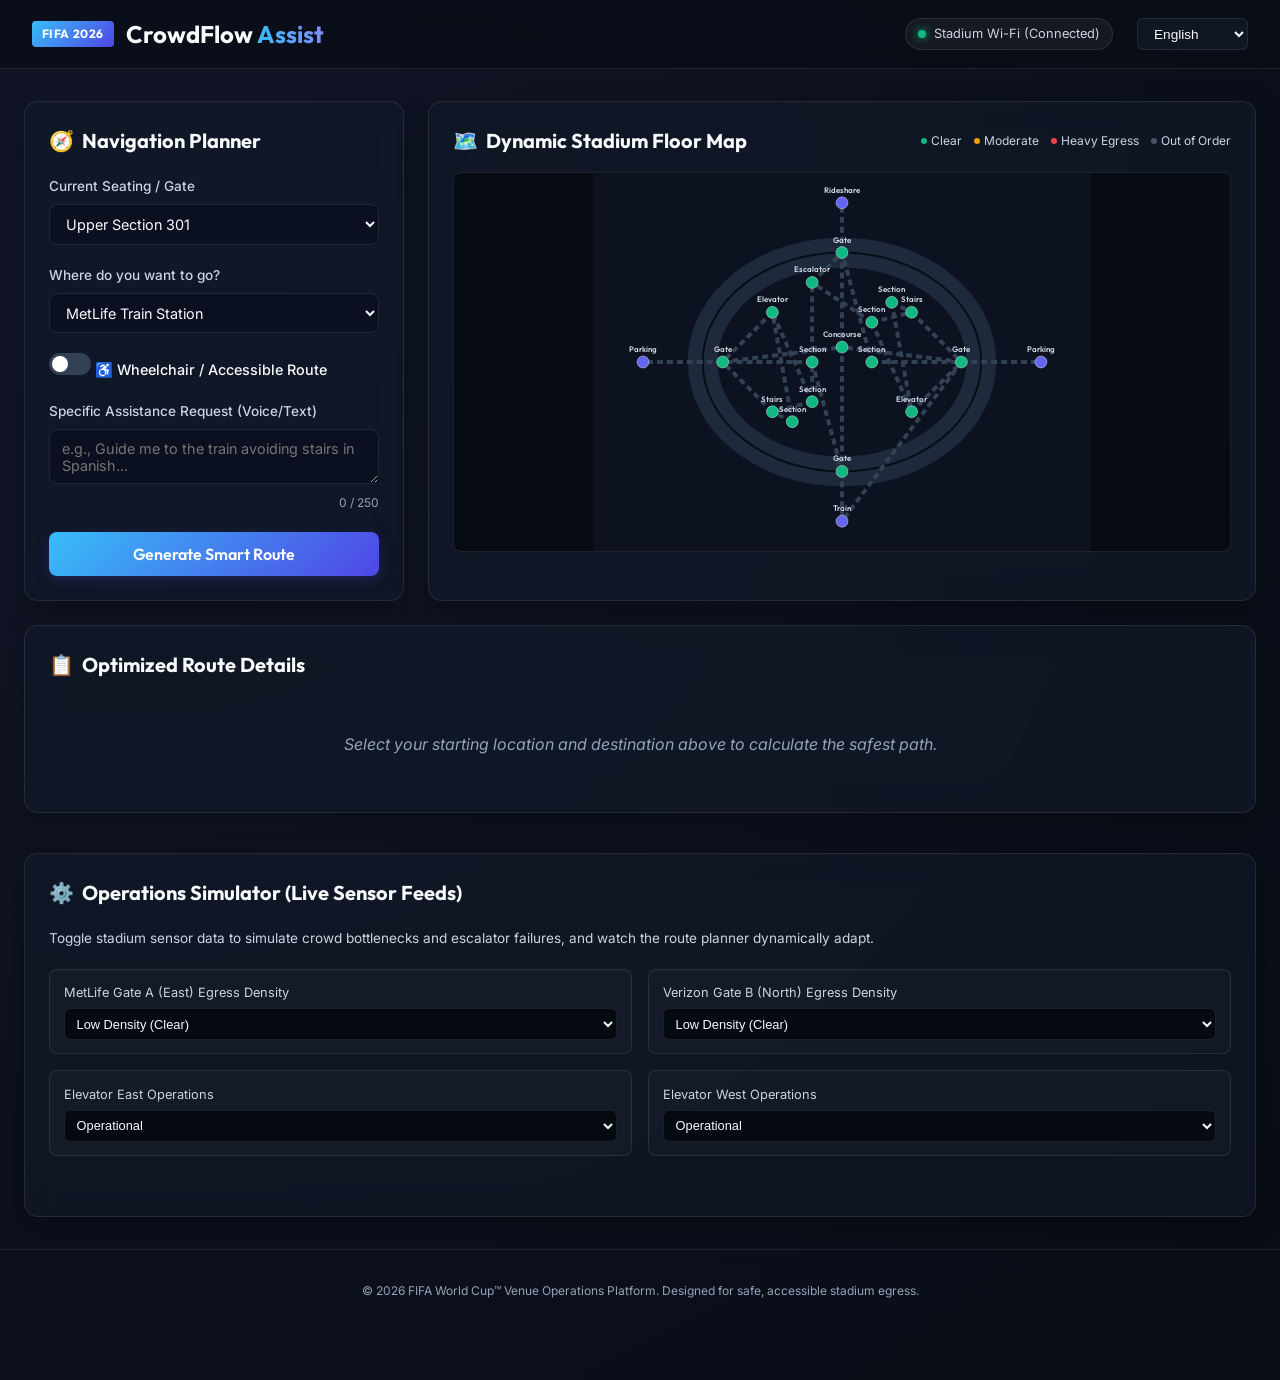
<file: app/static/index.html>
<!DOCTYPE html>
<html lang="en">
<head>
    <meta charset="UTF-8">
    <meta name="viewport" content="width=device-width, initial-scale=1.0">
    <meta name="description" content="FIFA World Cup 2026 Stadium Operations - CrowdFlow Assist wayfinding application.">
    <title>FIFA 2026 CrowdFlow Assist - MetLife Stadium</title>
    <!-- Google Fonts: Outfit and Inter -->
    <link rel="preconnect" href="https://fonts.googleapis.com">
    <link rel="preconnect" href="https://fonts.gstatic.com" crossorigin>
    <link href="https://fonts.googleapis.com/css2?family=Inter:wght@300;400;500;600&family=Outfit:wght@400;600;700;800&display=swap" rel="stylesheet">
    <link rel="stylesheet" href="app.css">
</head>
<body>
    <header class="glass-header" role="banner">
        <div class="header-container">
            <div class="brand">
                <span class="fifa-badge">FIFA 2026</span>
                <h1>CrowdFlow <span class="gradient-text">Assist</span></h1>
            </div>
            
            <div class="settings-group">
                <!-- Connectivity status -->
                <div class="network-badge" id="network-status" aria-live="polite">
                    <span class="status-dot online"></span>
                    <span class="status-label">Stadium Wi-Fi (Connected)</span>
                </div>

                <!-- Language Selector -->
                <label for="lang-select" class="sr-only">Choose Language</label>
                <select id="lang-select" class="language-dropdown" aria-label="Select Language">
                    <option value="en" selected>English</option>
                    <option value="es">Español</option>
                    <option value="fr">Français</option>
                    <option value="ja">日本語</option>
                </select>
            </div>
        </div>
    </header>

    <main class="dashboard-grid" role="main">
        <!-- Interactive Wayfinding Query Card -->
        <section class="card glass-card search-card" aria-labelledby="wayfinding-heading">
            <h2 id="wayfinding-heading"><span class="icon">🧭</span> Navigation Planner</h2>
            <form id="route-form">
                <div class="form-group">
                    <label for="start-node">Current Seating / Gate</label>
                    <select id="start-node" required>
                        <optgroup label="Upper Level 300">
                            <option value="sec_301">Upper Section 301</option>
                            <option value="sec_304">Upper Section 304</option>
                        </optgroup>
                        <optgroup label="Mid Level 200">
                            <option value="sec_201">Mid Section 201</option>
                            <option value="sec_204">Mid Section 204</option>
                        </optgroup>
                        <optgroup label="Lower Level 100">
                            <option value="sec_101">Lower Section 101</option>
                            <option value="sec_104">Lower Section 104</option>
                        </optgroup>
                    </select>
                </div>

                <div class="form-group">
                    <label for="dest-node">Where do you want to go?</label>
                    <select id="dest-node" required>
                        <optgroup label="Transportation Hubs">
                            <option value="train_station" selected>MetLife Train Station</option>
                            <option value="rideshare_hub">Rideshare Pick-up Lot</option>
                            <option value="parking_lot_a">East Parking Lot A</option>
                            <option value="parking_lot_b">West Parking Lot B</option>
                        </optgroup>
                        <optgroup label="Concourse Gates">
                            <option value="gate_a">MetLife Gate A (East)</option>
                            <option value="gate_b">Verizon Gate B (North)</option>
                            <option value="gate_c">Pepsi Gate C (West)</option>
                            <option value="gate_d">HCLTech Gate D (South)</option>
                        </optgroup>
                    </select>
                </div>

                <div class="form-group toggle-group">
                    <label class="switch-container">
                        <input type="checkbox" id="wheelchair-toggle">
                        <span class="slider"></span>
                        <span class="switch-label">♿ Wheelchair / Accessible Route</span>
                    </label>
                </div>

                <div class="form-group">
                    <label for="query-input">Specific Assistance Request (Voice/Text)</label>
                    <textarea id="query-input" placeholder="e.g., Guide me to the train avoiding stairs in Spanish..." rows="2" maxlength="250"></textarea>
                    <span class="char-counter" id="char-count">0 / 250</span>
                </div>

                <button type="submit" class="btn btn-primary" id="search-btn">
                    <span>Generate Smart Route</span>
                    <span class="spinner hidden" id="search-spinner" aria-hidden="true"></span>
                </button>
            </form>
        </section>

        <!-- Interactive Map View -->
        <section class="card glass-card map-card" aria-labelledby="map-heading">
            <div class="card-header">
                <h2 id="map-heading"><span class="icon">🗺️</span> Dynamic Stadium Floor Map</h2>
                <div class="map-legend">
                    <span class="legend-item"><span class="dot green"></span> Clear</span>
                    <span class="legend-item"><span class="dot orange"></span> Moderate</span>
                    <span class="legend-item"><span class="dot red"></span> Heavy Egress</span>
                    <span class="legend-item"><span class="dot broken"></span> Out of Order</span>
                </div>
            </div>
            
            <div class="stadium-map-container" id="stadium-map-svg-container">
                <!-- SVG map will be dynamically rendered here for pixel-perfect path overlays -->
            </div>
        </section>

        <!-- Route Results Card -->
        <section class="card glass-card results-card" id="results-panel" aria-live="polite" aria-labelledby="results-heading">
            <h2 id="results-heading"><span class="icon">📋</span> Optimized Route Details</h2>
            
            <div class="results-empty" id="results-empty-state">
                <p>Select your starting location and destination above to calculate the safest path.</p>
            </div>

            <div class="results-content hidden" id="results-content-panel">
                <div class="metrics-grid">
                    <div class="metric-box">
                        <div class="metric-val" id="metric-time">--</div>
                        <div class="metric-lbl">Est. Time</div>
                    </div>
                    <div class="metric-box">
                        <div class="metric-val" id="metric-distance">--</div>
                        <div class="metric-lbl">Distance</div>
                    </div>
                    <div class="metric-box">
                        <div class="metric-val" id="metric-source">--</div>
                        <div class="metric-lbl">Engine</div>
                    </div>
                </div>

                <!-- GenAI Narrative Block -->
                <div class="genai-box">
                    <div class="genai-header">
                        <span class="genai-badge">🤖 AI Steward Response</span>
                        <span class="badge" id="fallback-badge">Cached</span>
                    </div>
                    <blockquote class="genai-text" id="genai-narrative">
                        <!-- AI text injected here safely -->
                    </blockquote>
                </div>

                <!-- Step by step timeline -->
                <h3>Path Directions</h3>
                <ol class="timeline" id="route-steps">
                    <!-- Step list elements -->
                </ol>
            </div>
        </section>

        <!-- Live Operations Simulation Board (Admin/Volunteer Controls) -->
        <section class="card glass-card control-card" aria-labelledby="control-heading">
            <h2 id="control-heading"><span class="icon">⚙️</span> Operations Simulator (Live Sensor Feeds)</h2>
            <p class="section-desc">Toggle stadium sensor data to simulate crowd bottlenecks and escalator failures, and watch the route planner dynamically adapt.</p>
            
            <div class="sensor-grid">
                <div class="sensor-control">
                    <label for="sensor-gate-a">MetLife Gate A (East) Egress Density</label>
                    <select id="sensor-gate-a" class="sensor-select" data-node="gate_a">
                        <option value="LOW" selected>Low Density (Clear)</option>
                        <option value="MEDIUM">Medium Density (Slowing)</option>
                        <option value="HIGH">High Density (Bottleneck)</option>
                    </select>
                </div>

                <div class="sensor-control">
                    <label for="sensor-gate-b">Verizon Gate B (North) Egress Density</label>
                    <select id="sensor-gate-b" class="sensor-select" data-node="gate_b">
                        <option value="LOW" selected>Low Density (Clear)</option>
                        <option value="MEDIUM">Medium Density (Slowing)</option>
                        <option value="HIGH">High Density (Bottleneck)</option>
                    </select>
                </div>

                <div class="sensor-control">
                    <label for="sensor-elev-east">Elevator East Operations</label>
                    <select id="sensor-elev-east" class="sensor-select-status" data-node="elevator_east">
                        <option value="true" selected>Operational</option>
                        <option value="false">Out of Order (Maintenance)</option>
                    </select>
                </div>

                <div class="sensor-control">
                    <label for="sensor-elev-west">Elevator West Operations</label>
                    <select id="sensor-elev-west" class="sensor-select-status" data-node="elevator_west">
                        <option value="true" selected>Operational</option>
                        <option value="false">Out of Order (Maintenance)</option>
                    </select>
                </div>
            </div>
            <div class="toast-area" id="sensor-toast" aria-live="assertive"></div>
        </section>
    </main>

    <footer class="footer" role="contentinfo">
        <p>&copy; 2026 FIFA World Cup™ Venue Operations Platform. Designed for safe, accessible stadium egress.</p>
    </footer>

    <script src="app.js"></script>
</body>
</html>
</file>
<file: app/static/app.css>
/* Core CSS Variables - Slate & Indigo Palette */
:root {
    --bg-dark: #090d16;
    --card-bg: rgba(17, 24, 39, 0.75);
    --border-color: rgba(255, 255, 255, 0.09);
    --primary-gradient: linear-gradient(135deg, #38bdf8 0%, #4f46e5 100%);
    --accent-glow: rgba(79, 70, 229, 0.25);
    
    /* Accessibility High Contrast Colors */
    --text-primary: #f8fafc;
    --text-secondary: #cbd5e1;
    --text-muted: #94a3b8;
    
    /* Semantic Status */
    --color-green: #10b981;
    --color-orange: #f59e0b;
    --color-red: #ef4444;
    --color-broken: #475569;
    
    /* Font stacks */
    --font-heading: 'Outfit', -apple-system, BlinkMacSystemFont, "Segoe UI", Roboto, sans-serif;
    --font-body: 'Inter', -apple-system, BlinkMacSystemFont, "Segoe UI", Roboto, sans-serif;
}

/* Reset & Accessibility Standards */
* {
    box-sizing: border-box;
    margin: 0;
    padding: 0;
}

body {
    background-color: var(--bg-dark);
    color: var(--text-primary);
    font-family: var(--font-body);
    line-height: 1.5;
    background-image: radial-gradient(circle at 10% 20%, rgba(20, 25, 45, 0.8) 0%, rgba(9, 13, 22, 1) 90%);
    min-height: 100vh;
    padding-bottom: 3rem;
}

/* Focus outlines for WCAG Keyboard Navigability */
*:focus-visible {
    outline: 3px solid #38bdf8;
    outline-offset: 3px;
}

/* Screen reader only utility class */
.sr-only {
    position: absolute;
    width: 1px;
    height: 1px;
    padding: 0;
    margin: -1px;
    overflow: hidden;
    clip: rect(0, 0, 0, 0);
    border: 0;
}

/* Glassmorphism Layout */
.glass-header {
    backdrop-filter: blur(12px);
    -webkit-backdrop-filter: blur(12px);
    background-color: rgba(9, 13, 22, 0.8);
    border-bottom: 1px solid var(--border-color);
    position: sticky;
    top: 0;
    z-index: 100;
    padding: 1rem 2rem;
}

.header-container {
    max-width: 1400px;
    margin: 0 auto;
    display: flex;
    justify-content: space-between;
    align-items: center;
    flex-wrap: wrap;
    gap: 1rem;
}

.brand {
    display: flex;
    align-items: center;
    gap: 0.75rem;
}

.fifa-badge {
    background: var(--primary-gradient);
    font-family: var(--font-heading);
    font-weight: 700;
    font-size: 0.75rem;
    padding: 0.25rem 0.6rem;
    border-radius: 4px;
    color: #ffffff;
    letter-spacing: 0.05em;
    text-transform: uppercase;
}

.brand h1 {
    font-family: var(--font-heading);
    font-size: 1.5rem;
    font-weight: 700;
    color: var(--text-primary);
}

.gradient-text {
    background: linear-gradient(90deg, #38bdf8, #818cf8);
    -webkit-background-clip: text;
    -webkit-text-fill-color: transparent;
}

/* Settings, dropdowns, and widgets */
.settings-group {
    display: flex;
    align-items: center;
    gap: 1.5rem;
    flex-wrap: wrap;
}

.network-badge {
    display: flex;
    align-items: center;
    gap: 0.5rem;
    font-size: 0.8rem;
    color: var(--text-secondary);
    background: rgba(255, 255, 255, 0.05);
    padding: 0.35rem 0.75rem;
    border-radius: 9999px;
    border: 1px solid var(--border-color);
}

.status-dot {
    width: 8px;
    height: 8px;
    border-radius: 50%;
    display: inline-block;
}

.status-dot.online {
    background-color: var(--color-green);
    box-shadow: 0 0 8px var(--color-green);
}

.status-dot.offline {
    background-color: var(--color-orange);
    box-shadow: 0 0 8px var(--color-orange);
}

.language-dropdown {
    background-color: rgba(17, 24, 39, 0.9);
    color: var(--text-primary);
    border: 1px solid var(--border-color);
    padding: 0.4rem 1.5rem 0.4rem 0.75rem;
    border-radius: 6px;
    font-size: 0.85rem;
    cursor: pointer;
}

/* Dashboard Grid Layout */
.dashboard-grid {
    max-width: 1400px;
    margin: 2rem auto;
    padding: 0 1.5rem;
    display: grid;
    grid-template-columns: 1fr;
    gap: 1.5rem;
}

@media (min-width: 900px) {
    .dashboard-grid {
        grid-template-columns: 380px 1fr;
    }
    
    .results-card {
        grid-column: 1 / 3;
    }

    .control-card {
        grid-column: 1 / 3;
    }
}

/* Glass Card Styling */
.card {
    background: var(--card-bg);
    border: 1px solid var(--border-color);
    border-radius: 14px;
    padding: 1.5rem;
    backdrop-filter: blur(16px);
    -webkit-backdrop-filter: blur(16px);
    box-shadow: 0 10px 30px rgba(0, 0, 0, 0.3);
}

.card h2 {
    font-family: var(--font-heading);
    font-size: 1.25rem;
    margin-bottom: 1.25rem;
    display: flex;
    align-items: center;
    gap: 0.5rem;
}

.card-header {
    display: flex;
    justify-content: space-between;
    align-items: center;
    flex-wrap: wrap;
    gap: 0.5rem;
    margin-bottom: 1rem;
}

.card-header h2 {
    margin-bottom: 0;
}

/* Map Legend */
.map-legend {
    display: flex;
    gap: 0.75rem;
    font-size: 0.75rem;
    color: var(--text-secondary);
}

.legend-item {
    display: flex;
    align-items: center;
    gap: 0.25rem;
}

.dot {
    width: 6px;
    height: 6px;
    border-radius: 50%;
}

.dot.green { background-color: var(--color-green); }
.dot.orange { background-color: var(--color-orange); }
.dot.red { background-color: var(--color-red); }
.dot.broken { background-color: var(--color-broken); }

/* Form Controls */
.form-group {
    margin-bottom: 1.25rem;
}

.form-group label {
    display: block;
    font-size: 0.85rem;
    font-weight: 500;
    color: var(--text-secondary);
    margin-bottom: 0.5rem;
}

.form-group select,
.form-group textarea {
    width: 100%;
    background-color: rgba(10, 15, 30, 0.8);
    border: 1px solid var(--border-color);
    border-radius: 8px;
    color: var(--text-primary);
    padding: 0.6rem 0.75rem;
    font-family: var(--font-body);
    font-size: 0.9rem;
    transition: border-color 0.2s;
}

.form-group select:focus,
.form-group textarea:focus {
    border-color: #38bdf8;
}

.char-counter {
    display: block;
    text-align: right;
    font-size: 0.75rem;
    color: var(--text-muted);
    margin-top: 0.25rem;
}

/* Toggle Switch */
.switch-container {
    display: flex;
    align-items: center;
    gap: 0.75rem;
    cursor: pointer;
    user-select: none;
}

.switch-container input {
    position: absolute;
    opacity: 0;
    width: 0;
    height: 0;
}

.slider {
    position: relative;
    display: inline-block;
    width: 42px;
    height: 22px;
    background-color: #334155;
    border-radius: 9999px;
    transition: background-color 0.3s;
}

.slider::before {
    content: "";
    position: absolute;
    height: 16px;
    width: 16px;
    left: 3px;
    bottom: 3px;
    background-color: white;
    border-radius: 50%;
    transition: transform 0.3s;
}

.switch-container input:checked + .slider {
    background: var(--primary-gradient);
}

.switch-container input:checked + .slider::before {
    transform: translateX(20px);
}

.switch-label {
    font-size: 0.9rem;
    color: var(--text-primary);
    font-weight: 500;
}

/* Buttons */
.btn {
    width: 100%;
    font-family: var(--font-heading);
    font-size: 1rem;
    font-weight: 600;
    padding: 0.75rem;
    border: none;
    border-radius: 8px;
    cursor: pointer;
    display: flex;
    justify-content: center;
    align-items: center;
    gap: 0.5rem;
    transition: transform 0.1s, opacity 0.2s;
}

.btn:active {
    transform: scale(0.98);
}

.btn-primary {
    background: var(--primary-gradient);
    color: #ffffff;
    box-shadow: 0 4px 14px var(--accent-glow);
}

.btn-primary:hover {
    opacity: 0.9;
}

.spinner {
    width: 16px;
    height: 16px;
    border: 2px solid rgba(255, 255, 255, 0.3);
    border-top-color: #ffffff;
    border-radius: 50%;
    animation: spin 0.8s linear infinite;
}

@keyframes spin {
    to { transform: rotate(360deg); }
}

.hidden {
    display: none !important;
}

/* Map Graphics - SVG Styles */
.stadium-map-container {
    width: 100%;
    height: 380px;
    background-color: rgba(5, 8, 15, 0.7);
    border-radius: 8px;
    border: 1px solid var(--border-color);
    overflow: hidden;
}

.map-svg {
    width: 100%;
    height: 100%;
}

.map-bg {
    fill: #0c1220;
}

.map-concourse-ring {
    fill: none;
    stroke: #1e293b;
    stroke-width: 30;
    stroke-linecap: round;
}

.map-concourse-inner {
    fill: none;
    stroke: #090d16;
    stroke-width: 2;
}

.map-path-link {
    fill: none;
    stroke: #334155;
    stroke-width: 4;
    stroke-dasharray: 6 4;
}

.map-path-highlight {
    fill: none;
    stroke: #38bdf8;
    stroke-width: 8;
    stroke-linecap: round;
    stroke-linejoin: round;
    stroke-dasharray: 12 6;
    animation: dash-flow 1.5s linear infinite;
    filter: drop-shadow(0 0 6px rgba(56, 189, 248, 0.8));
}

@keyframes dash-flow {
    to {
        stroke-dashoffset: -18;
    }
}

.map-node {
    cursor: pointer;
    transition: transform 0.2s, r 0.2s;
}

.map-node:hover {
    transform: scale(1.1);
    filter: brightness(1.2);
}

.map-node-label {
    font-family: var(--font-heading);
    font-size: 8px;
    font-weight: 600;
    fill: var(--text-secondary);
    text-anchor: middle;
    pointer-events: none;
    user-select: none;
}

/* Results Content */
.results-empty {
    color: var(--text-muted);
    text-align: center;
    padding: 2rem 0;
    font-style: italic;
}

.metrics-grid {
    display: grid;
    grid-template-columns: repeat(3, 1fr);
    gap: 1rem;
    margin-bottom: 1.5rem;
}

.metric-box {
    background-color: rgba(255, 255, 255, 0.03);
    border: 1px solid var(--border-color);
    padding: 0.75rem;
    border-radius: 8px;
    text-align: center;
}

.metric-val {
    font-family: var(--font-heading);
    font-size: 1.5rem;
    font-weight: 700;
    color: #38bdf8;
}

.metric-lbl {
    font-size: 0.7rem;
    color: var(--text-muted);
    text-transform: uppercase;
    letter-spacing: 0.05em;
    margin-top: 0.25rem;
}

/* GenAI response narrative style */
.genai-box {
    background-color: rgba(79, 70, 229, 0.08);
    border-left: 4px solid #6366f1;
    padding: 1rem 1.25rem;
    border-radius: 0 8px 8px 0;
    margin-bottom: 1.5rem;
}

.genai-header {
    display: flex;
    justify-content: space-between;
    align-items: center;
    margin-bottom: 0.5rem;
}

.genai-badge {
    font-family: var(--font-heading);
    font-size: 0.8rem;
    font-weight: 600;
    color: #818cf8;
}

.badge {
    background-color: rgba(255, 255, 255, 0.08);
    font-size: 0.7rem;
    padding: 0.15rem 0.4rem;
    border-radius: 4px;
    color: var(--text-secondary);
}

.badge.active {
    background-color: rgba(16, 185, 129, 0.15);
    color: var(--color-green);
    border: 1px solid rgba(16, 185, 129, 0.3);
}

.badge.warning {
    background-color: rgba(245, 158, 11, 0.15);
    color: var(--color-orange);
    border: 1px solid rgba(245, 158, 11, 0.3);
}

.genai-text {
    font-size: 0.95rem;
    color: var(--text-primary);
    font-style: italic;
    line-height: 1.6;
}

/* Timeline/Direction Steps style */
h3 {
    font-family: var(--font-heading);
    font-size: 1rem;
    margin-bottom: 0.75rem;
    color: var(--text-secondary);
}

.timeline {
    list-style: none;
    position: relative;
    padding-left: 1.5rem;
}

.timeline::before {
    content: "";
    position: absolute;
    left: 4px;
    top: 6px;
    bottom: 6px;
    width: 2px;
    background-color: #1e293b;
}

.timeline-step {
    position: relative;
    margin-bottom: 1.25rem;
}

.timeline-step::before {
    content: "";
    position: absolute;
    left: -22px;
    top: 6px;
    width: 10px;
    height: 10px;
    border-radius: 50%;
    background-color: #334155;
    border: 2px solid var(--bg-dark);
}

.timeline-step.congested::before {
    background-color: var(--color-orange);
    box-shadow: 0 0 6px var(--color-orange);
}

.timeline-step.completed::before {
    background-color: var(--color-green);
}

.step-header {
    display: flex;
    justify-content: space-between;
    font-size: 0.85rem;
    font-weight: 500;
    color: var(--text-muted);
}

.step-desc {
    font-size: 0.95rem;
    color: var(--text-primary);
    margin-top: 0.25rem;
}

.step-desc.congested-alert {
    color: #fdba74;
}

/* Operations Simulator Section */
.control-card {
    margin-top: 1rem;
}

.section-desc {
    font-size: 0.85rem;
    color: var(--text-secondary);
    margin-bottom: 1.25rem;
}

.sensor-grid {
    display: grid;
    grid-template-columns: 1fr;
    gap: 1rem;
}

@media (min-width: 600px) {
    .sensor-grid {
        grid-template-columns: repeat(2, 1fr);
    }
}

.sensor-control {
    background: rgba(255, 255, 255, 0.02);
    border: 1px solid var(--border-color);
    padding: 0.85rem;
    border-radius: 8px;
}

.sensor-control label {
    display: block;
    font-size: 0.8rem;
    color: var(--text-secondary);
    margin-bottom: 0.35rem;
}

.sensor-control select {
    width: 100%;
    background-color: rgba(5, 8, 15, 0.9);
    border: 1px solid var(--border-color);
    border-radius: 6px;
    color: var(--text-primary);
    padding: 0.4rem 0.5rem;
    font-size: 0.8rem;
}

.toast-area {
    margin-top: 0.75rem;
    min-height: 1.5rem;
    font-size: 0.8rem;
    font-weight: 500;
    color: var(--color-green);
    text-align: right;
}

/* Footer */
.footer {
    text-align: center;
    padding: 2rem 0;
    font-size: 0.75rem;
    color: var(--text-muted);
    border-top: 1px solid var(--border-color);
    max-width: 1400px;
    margin: 2rem auto 0 auto;
}
</file>
